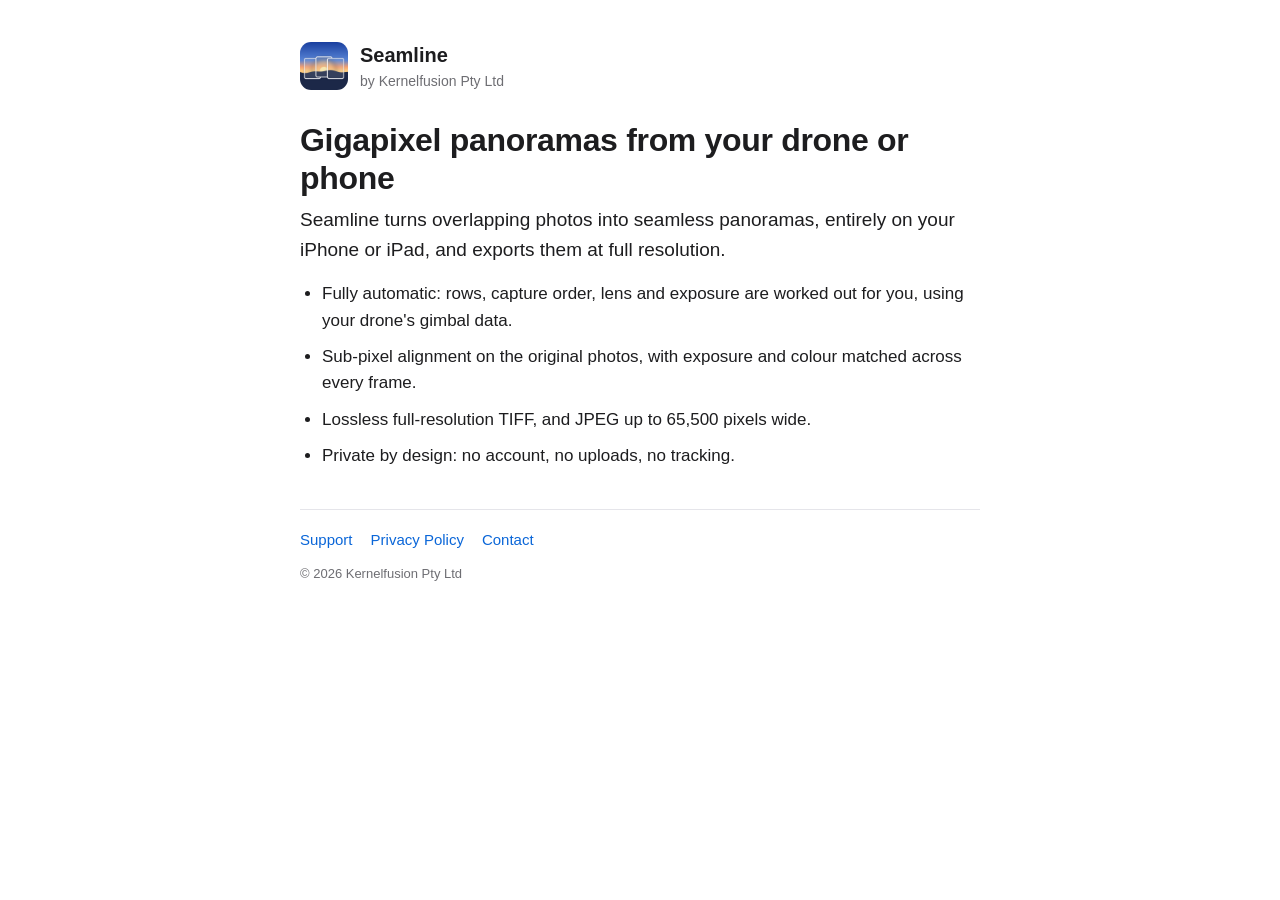
<file: index.html>
<!doctype html>
<html lang="en">
<head>
<meta charset="utf-8">
<meta name="viewport" content="width=device-width, initial-scale=1">
<title>Seamline: Panorama Stitcher</title>
<meta name="description" content="Stitch drone and phone photos into seamless, gigapixel panoramas on iPhone and iPad. Everything runs on your device.">
<link rel="stylesheet" href="style.css">
<link rel="icon" href="icon.png">
</head>
<body>
<main>
  <header class="brand">
    <img src="icon.png" alt="">
    <div><div class="name">Seamline</div><div class="by">by Kernelfusion Pty Ltd</div></div>
  </header>

  <h1>Gigapixel panoramas from your drone or phone</h1>
  <p class="lead">Seamline turns overlapping photos into seamless panoramas, entirely on your iPhone or iPad, and exports them at full resolution.</p>

  <ul>
    <li>Fully automatic: rows, capture order, lens and exposure are worked out for you, using your drone's gimbal data.</li>
    <li>Sub-pixel alignment on the original photos, with exposure and colour matched across every frame.</li>
    <li>Lossless full-resolution TIFF, and JPEG up to 65,500 pixels wide.</li>
    <li>Private by design: no account, no uploads, no tracking.</li>
  </ul>

  <nav class="links"><a href="support.html">Support</a><a href="privacy.html">Privacy Policy</a><a href="mailto:contact@kernelfusion.com">Contact</a></nav>
  <footer>© 2026 Kernelfusion Pty Ltd</footer>
</main>
</body>
</html>
</file>
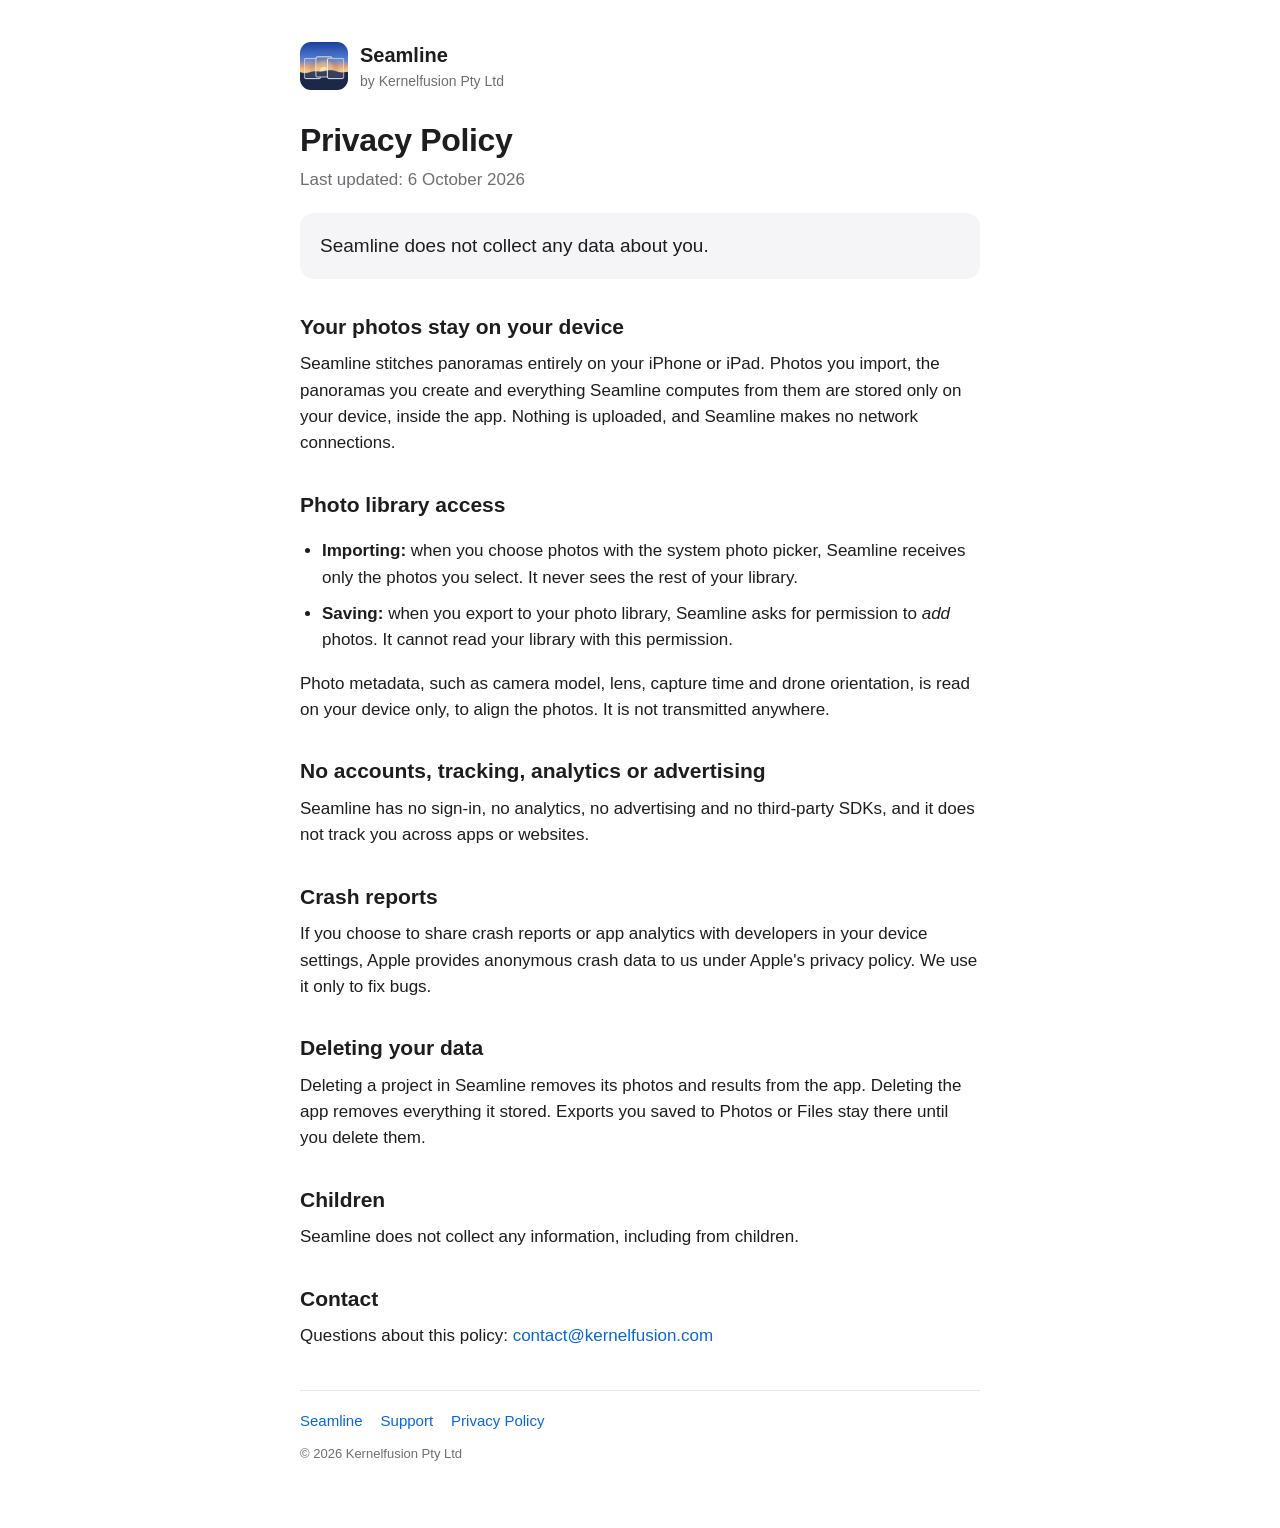
<file: privacy.html>
<!doctype html>
<html lang="en">
<head>
<meta charset="utf-8">
<meta name="viewport" content="width=device-width, initial-scale=1">
<title>Seamline Privacy Policy</title>
<meta name="description" content="Seamline does not collect any data. Panoramas are stitched entirely on your iPhone or iPad.">
<link rel="stylesheet" href="style.css">
<link rel="icon" href="icon.png">
</head>
<body>
<main>
  <header class="brand">
    <img src="icon.png" alt="">
    <div><div class="name">Seamline</div><div class="by">by Kernelfusion Pty Ltd</div></div>
  </header>

  <h1>Privacy Policy</h1>
  <p class="muted">Last updated: 6 October 2026</p>
  <div class="card lead">Seamline does not collect any data about you.</div>

  <h2>Your photos stay on your device</h2>
  <p>Seamline stitches panoramas entirely on your iPhone or iPad. Photos you import, the panoramas you create and everything Seamline computes from them are stored only on your device, inside the app. Nothing is uploaded, and Seamline makes no network connections.</p>

  <h2>Photo library access</h2>
  <ul>
    <li><strong>Importing:</strong> when you choose photos with the system photo picker, Seamline receives only the photos you select. It never sees the rest of your library.</li>
    <li><strong>Saving:</strong> when you export to your photo library, Seamline asks for permission to <em>add</em> photos. It cannot read your library with this permission.</li>
  </ul>
  <p>Photo metadata, such as camera model, lens, capture time and drone orientation, is read on your device only, to align the photos. It is not transmitted anywhere.</p>

  <h2>No accounts, tracking, analytics or advertising</h2>
  <p>Seamline has no sign-in, no analytics, no advertising and no third-party SDKs, and it does not track you across apps or websites.</p>

  <h2>Crash reports</h2>
  <p>If you choose to share crash reports or app analytics with developers in your device settings, Apple provides anonymous crash data to us under Apple's privacy policy. We use it only to fix bugs.</p>

  <h2>Deleting your data</h2>
  <p>Deleting a project in Seamline removes its photos and results from the app. Deleting the app removes everything it stored. Exports you saved to Photos or Files stay there until you delete them.</p>

  <h2>Children</h2>
  <p>Seamline does not collect any information, including from children.</p>

  <h2>Contact</h2>
  <p>Questions about this policy: <a href="mailto:contact@kernelfusion.com">contact@kernelfusion.com</a></p>

  <nav class="links"><a href="index.html">Seamline</a><a href="support.html">Support</a><a href="privacy.html">Privacy Policy</a></nav>
  <footer>© 2026 Kernelfusion Pty Ltd</footer>
</main>
</body>
</html>
</file>
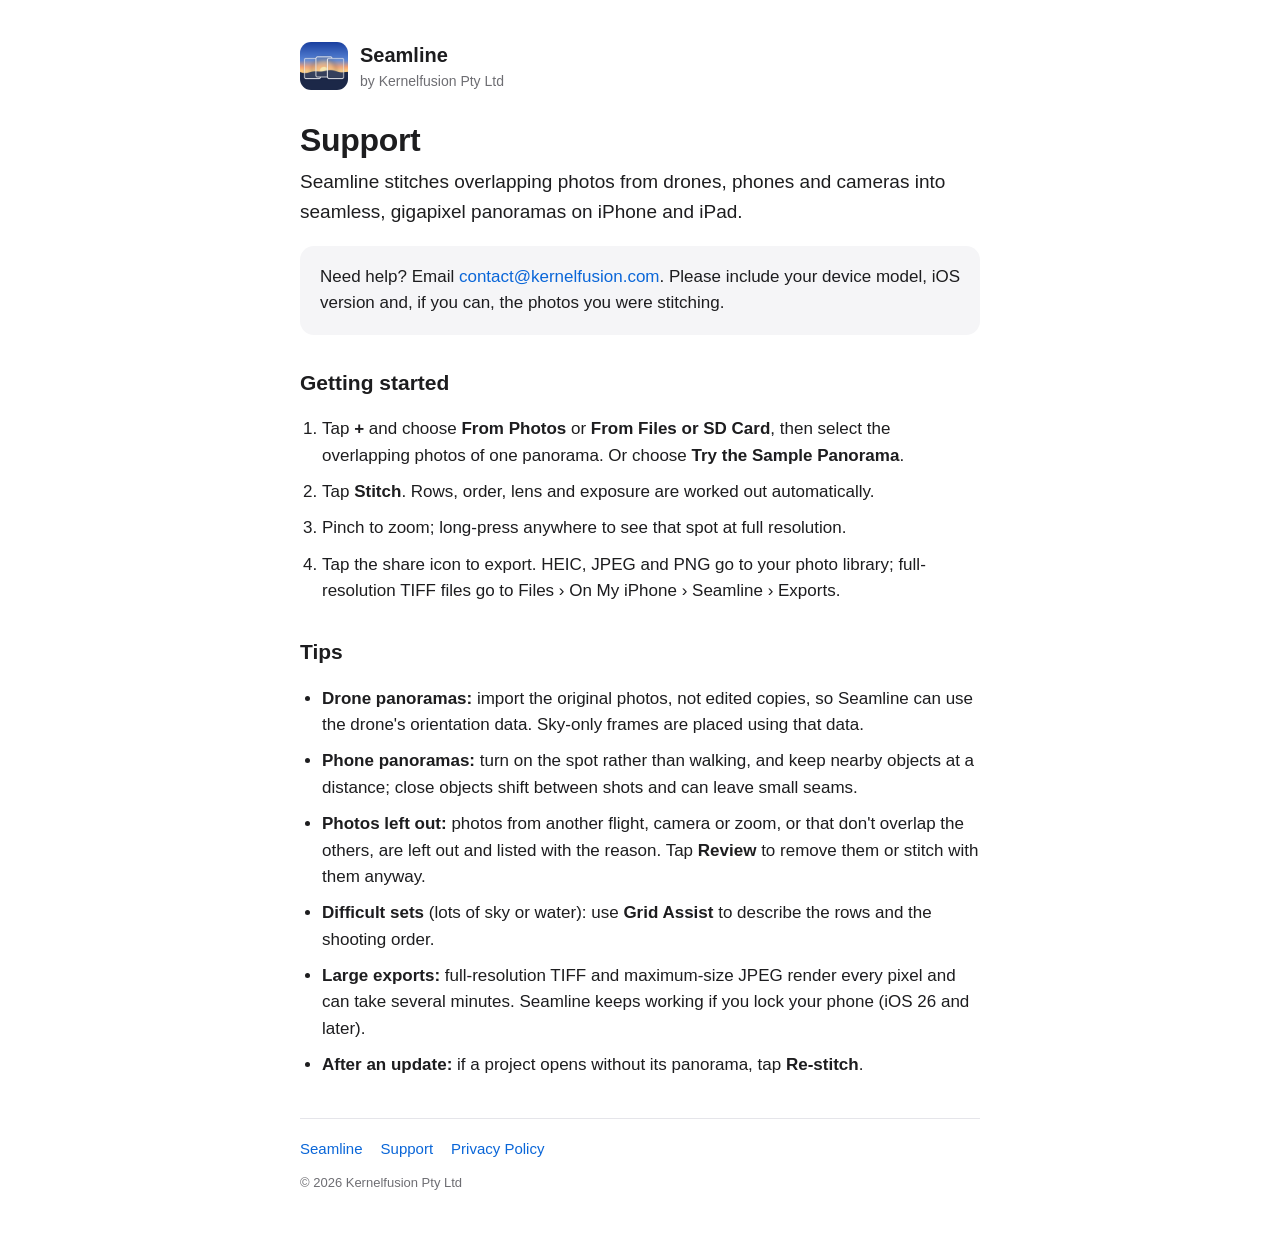
<file: support.html>
<!doctype html>
<html lang="en">
<head>
<meta charset="utf-8">
<meta name="viewport" content="width=device-width, initial-scale=1">
<title>Seamline Support</title>
<meta name="description" content="Help with Seamline, the panorama stitcher for drone, phone and camera photos.">
<link rel="stylesheet" href="style.css">
<link rel="icon" href="icon.png">
</head>
<body>
<main>
  <header class="brand">
    <img src="icon.png" alt="">
    <div><div class="name">Seamline</div><div class="by">by Kernelfusion Pty Ltd</div></div>
  </header>

  <h1>Support</h1>
  <p class="lead">Seamline stitches overlapping photos from drones, phones and cameras into seamless, gigapixel panoramas on iPhone and iPad.</p>

  <div class="card">Need help? Email <a href="mailto:contact@kernelfusion.com?subject=Seamline%20support">contact@kernelfusion.com</a>. Please include your device model, iOS version and, if you can, the photos you were stitching.</div>

  <h2>Getting started</h2>
  <ol>
    <li>Tap <strong>+</strong> and choose <strong>From Photos</strong> or <strong>From Files or SD Card</strong>, then select the overlapping photos of one panorama. Or choose <strong>Try the Sample Panorama</strong>.</li>
    <li>Tap <strong>Stitch</strong>. Rows, order, lens and exposure are worked out automatically.</li>
    <li>Pinch to zoom; long-press anywhere to see that spot at full resolution.</li>
    <li>Tap the share icon to export. HEIC, JPEG and PNG go to your photo library; full-resolution TIFF files go to Files › On My iPhone › Seamline › Exports.</li>
  </ol>

  <h2>Tips</h2>
  <ul>
    <li><strong>Drone panoramas:</strong> import the original photos, not edited copies, so Seamline can use the drone's orientation data. Sky-only frames are placed using that data.</li>
    <li><strong>Phone panoramas:</strong> turn on the spot rather than walking, and keep nearby objects at a distance; close objects shift between shots and can leave small seams.</li>
    <li><strong>Photos left out:</strong> photos from another flight, camera or zoom, or that don't overlap the others, are left out and listed with the reason. Tap <strong>Review</strong> to remove them or stitch with them anyway.</li>
    <li><strong>Difficult sets</strong> (lots of sky or water): use <strong>Grid Assist</strong> to describe the rows and the shooting order.</li>
    <li><strong>Large exports:</strong> full-resolution TIFF and maximum-size JPEG render every pixel and can take several minutes. Seamline keeps working if you lock your phone (iOS 26 and later).</li>
    <li><strong>After an update:</strong> if a project opens without its panorama, tap <strong>Re-stitch</strong>.</li>
  </ul>

  <nav class="links"><a href="index.html">Seamline</a><a href="support.html">Support</a><a href="privacy.html">Privacy Policy</a></nav>
  <footer>© 2026 Kernelfusion Pty Ltd</footer>
</main>
</body>
</html>
</file>
<file: style.css>
:root {
  --bg: #ffffff;
  --text: #1d1d1f;
  --muted: #6e6e73;
  --accent: #0a66d8;
  --rule: #e5e5ea;
  --card: #f5f5f7;
}
@media (prefers-color-scheme: dark) {
  :root {
    --bg: #000000;
    --text: #f5f5f7;
    --muted: #a1a1a6;
    --accent: #4da3ff;
    --rule: #2c2c2e;
    --card: #1c1c1e;
  }
}
* { box-sizing: border-box; }
body {
  margin: 0;
  background: var(--bg);
  color: var(--text);
  font: 17px/1.55 -apple-system, BlinkMacSystemFont, "SF Pro Text", "Helvetica Neue", Arial, sans-serif;
  -webkit-text-size-adjust: 100%;
}
main { max-width: 720px; margin: 0 auto; padding: 40px 20px 64px; }
header.brand { display: flex; align-items: center; gap: 12px; margin-bottom: 28px; }
header.brand img { width: 48px; height: 48px; border-radius: 11px; }
header.brand .name { font-weight: 600; font-size: 20px; }
header.brand .by { color: var(--muted); font-size: 14px; }
h1 { font-size: 32px; line-height: 1.2; margin: 0 0 8px; letter-spacing: -0.01em; }
h2 { font-size: 21px; margin: 32px 0 8px; }
p, li { margin: 0 0 10px; }
ul, ol { padding-left: 22px; }
a { color: var(--accent); text-decoration: none; }
a:hover { text-decoration: underline; }
.muted { color: var(--muted); }
.lead { font-size: 19px; }
.card { background: var(--card); border-radius: 14px; padding: 18px 20px; margin: 20px 0; }
nav.links { display: flex; flex-wrap: wrap; gap: 18px; margin-top: 40px; padding-top: 18px; border-top: 1px solid var(--rule); font-size: 15px; }
footer { color: var(--muted); font-size: 13px; margin-top: 12px; }
</file>
